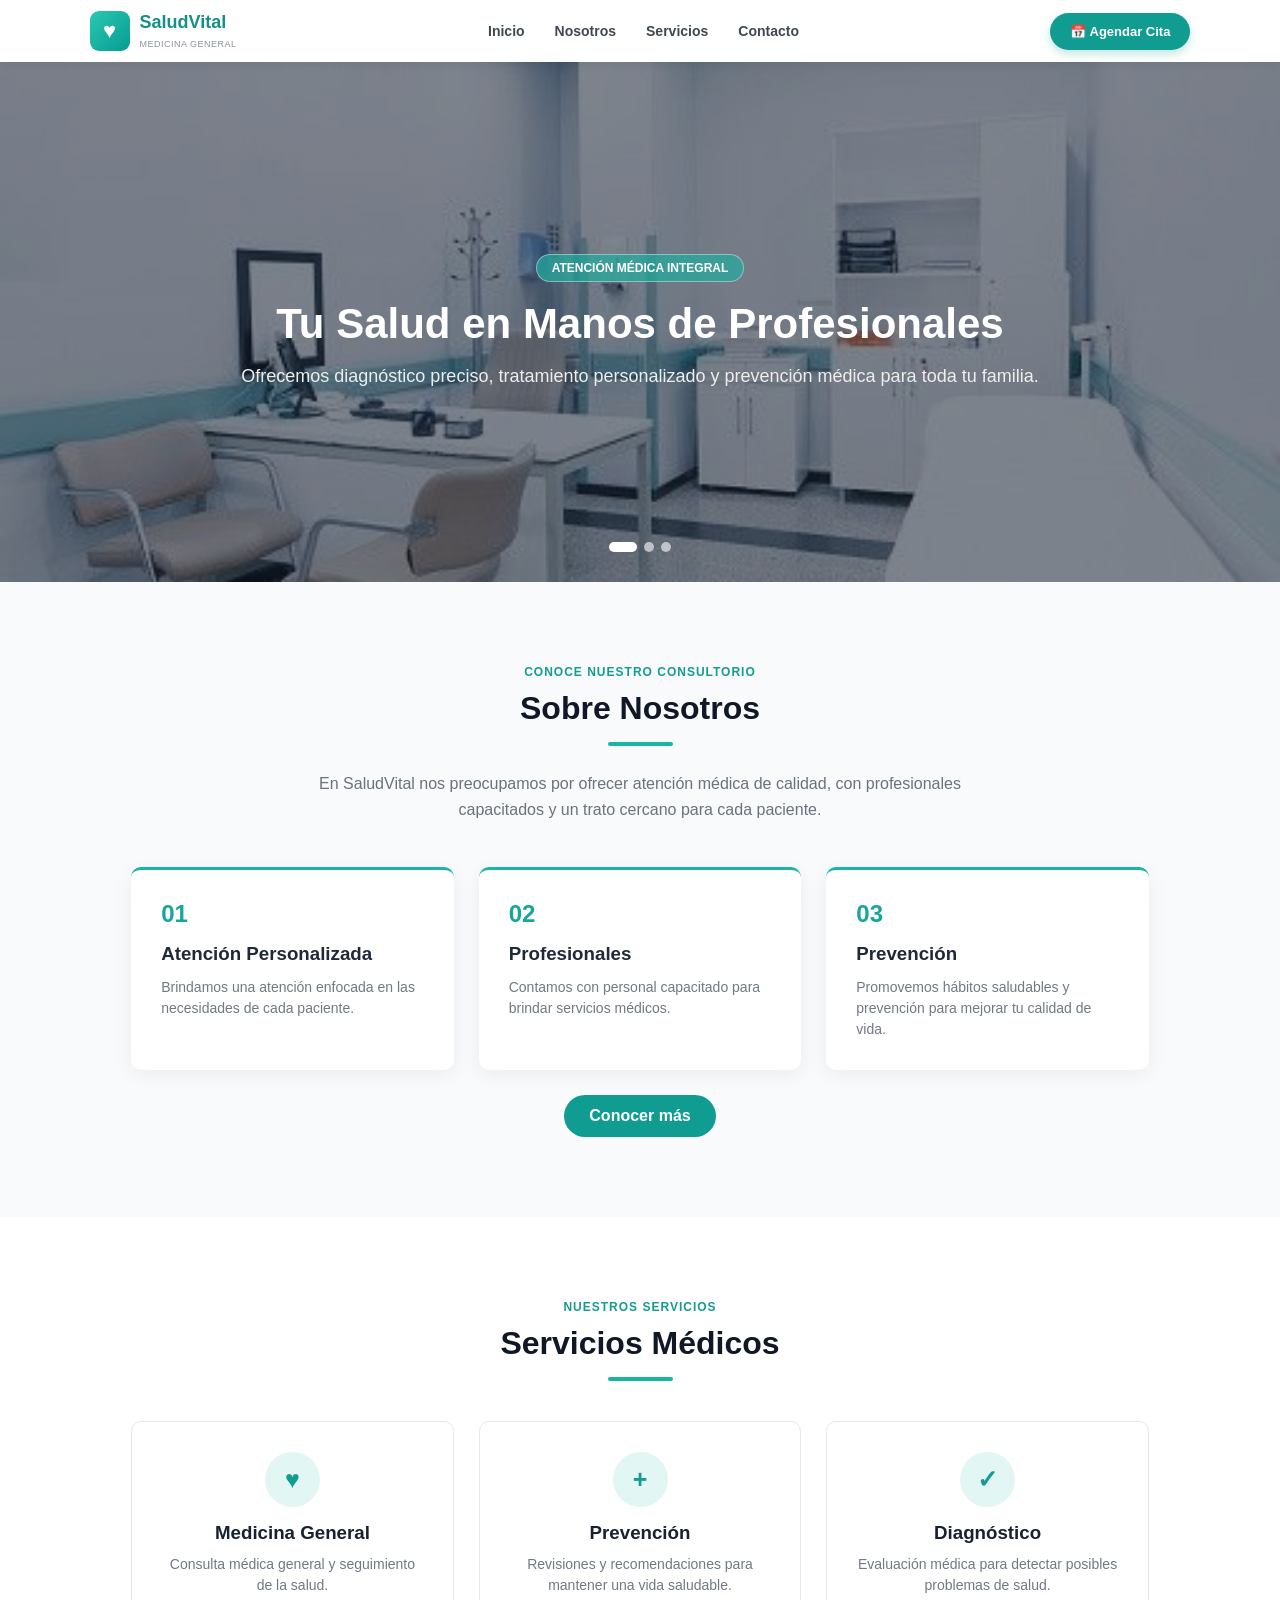
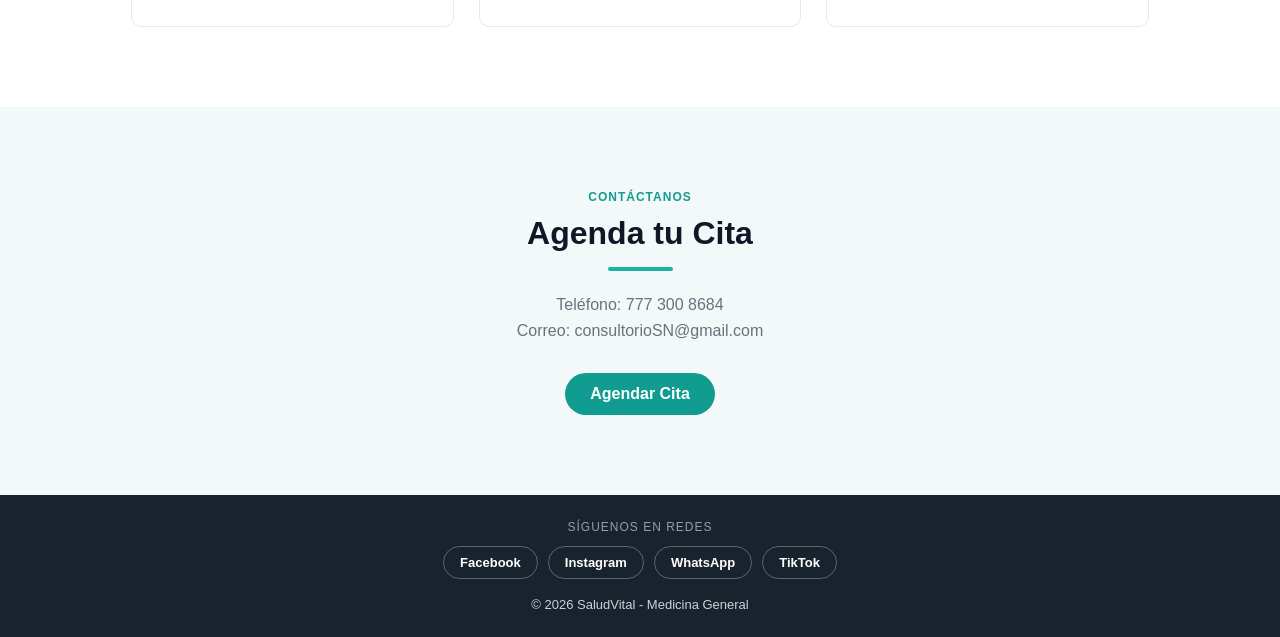
<file: SaludVital/index.html>
<!DOCTYPE html>
<html lang="es">

<head>

    <meta charset="UTF-8">

    <meta name="viewport" content="width=device-width, initial-scale=1.0">

    <title>SaludVital</title>

    <!-- Conexion con CSS -->
    <link rel="stylesheet" href="CSS/styles.css">
    <link rel="stylesheet" href="CSS/mejoras.css">

</head>


<body>


    <!-- =========================
         ENCABEZADO
    ========================== -->

    <header class="header">


        <!-- LOGO -->

        <div class="logo">

            <div class="logo-icon">
                ♥
            </div>

            <div class="logo-text">

                <h2>SaludVital</h2>

                <span>MEDICINA GENERAL</span>

            </div>

        </div>


        <!-- BOTÓN MENÚ (solo celulares) -->

        <button class="menu-toggle" aria-label="Abrir menú" aria-expanded="false">☰</button>


        <!-- MENÚ -->

        <nav class="menu">

            <a href="#inicio">
                Inicio
            </a>

            <a href="nosotros.html">
                Nosotros
            </a>

            <a href="#servicios">
                Servicios
            </a>

            <a href="#contacto">
                Contacto
            </a>

            <a href="#contacto" class="solo-movil">
                📅 Agendar Cita
            </a>

        </nav>


        <!-- BOTÓN -->

        <a href="#contacto" class="boton-cita">

            📅 Agendar Cita

        </a>


    </header>



    <!-- =========================
         CONTENIDO
    ========================== -->

    <main>


        <!-- =========================
             INICIO
        ========================== -->

        <section id="inicio" class="inicio">


            <div class="carrusel">


                <!-- IMAGEN 1 -->

                <div class="slide activo">

                    <img
                        src="img/Imagen1.jpeg"
                        alt="Consultorio médico"
                    >

                    <div class="fondo-oscuro"></div>

                    <div class="texto-inicio">

                        <span class="etiqueta">

                            ATENCIÓN MÉDICA INTEGRAL

                        </span>

                        <h1>

                            Tu Salud en Manos de Profesionales

                        </h1>

                        <p>

                            Ofrecemos diagnóstico preciso,
                            tratamiento personalizado y prevención
                            médica para toda tu familia.

                        </p>

                    </div>

                </div>


                <!-- IMAGEN 2 -->

                <div class="slide">

                    <img
                        src="img/Imagen2.jpeg"
                        alt="Atención médica"
                    >

                    <div class="fondo-oscuro"></div>

                    <div class="texto-inicio">

                        <span class="etiqueta">

                            CUIDAMOS DE TI

                        </span>

                        <h1>

                            Atención Médica de Calidad

                        </h1>

                        <p>

                            Nuestro objetivo es brindarte
                            una atención cercana, profesional
                            y de confianza.

                        </p>

                    </div>

                </div>


                <!-- IMAGEN 3 -->

                <div class="slide">

                    <img
                        src="img/Imagen3.jpeg"
                        alt="Equipo médico"
                    >

                    <div class="fondo-oscuro"></div>

                    <div class="texto-inicio">

                        <span class="etiqueta">

                            PREVENCIÓN Y SALUD

                        </span>

                        <h1>

                            Tu Bienestar es Nuestra Prioridad

                        </h1>

                        <p>

                            Trabajamos para ayudarte
                            a mantener una vida saludable.

                        </p>

                    </div>

                </div>


                <!-- INDICADORES -->

                <div class="indicadores">

                    <span class="indicador activo"></span>

                    <span class="indicador"></span>

                    <span class="indicador"></span>

                </div>


            </div>


        </section>



        <!-- =========================
             NOSOTROS
        ========================== -->

        <section id="nosotros" class="nosotros">


            <span class="subtitulo">

                CONOCE NUESTRO CONSULTORIO

            </span>


            <h2>

                Sobre Nosotros

            </h2>


            <div class="linea"></div>


            <p class="descripcion">

                En SaludVital nos preocupamos por ofrecer
                atención médica de calidad, con profesionales
                capacitados y un trato cercano para cada paciente.

            </p>



            <!-- TARJETAS -->

            <div class="tarjetas">


                <!-- TARJETA 1 -->

                <div class="tarjeta">

                    <div class="numero">

                        01

                    </div>

                    <h3>

                        Atención Personalizada

                    </h3>

                    <p>

                        Brindamos una atención enfocada
                        en las necesidades de cada paciente.

                    </p>

                </div>


                <!-- TARJETA 2 -->

                <div class="tarjeta">

                    <div class="numero">

                        02

                    </div>

                    <h3>

                        Profesionales

                    </h3>

                    <p>

                        Contamos con personal capacitado
                        para brindar servicios médicos.

                    </p>

                </div>


                <!-- TARJETA 3 -->

                <div class="tarjeta">

                    <div class="numero">

                        03

                    </div>

                    <h3>

                        Prevención

                    </h3>

                    <p>

                        Promovemos hábitos saludables y
                        prevención para mejorar tu calidad de vida.

                    </p>

                </div>


            </div>


            <!-- ENLACE A LA PÁGINA NOSOTROS -->

            <a href="nosotros.html" class="boton-contacto">

                Conocer más

            </a>


        </section>



        <!-- =========================
             SERVICIOS
        ========================== -->

        <section id="servicios" class="servicios">


            <span class="subtitulo">

                NUESTROS SERVICIOS

            </span>


            <h2>

                Servicios Médicos

            </h2>


            <div class="linea"></div>


            <div class="servicios-contenedor">


                <!-- SERVICIO 1 -->

                <div class="servicio">

                    <div class="icono">

                        ♥

                    </div>

                    <h3>

                        Medicina General

                    </h3>

                    <p>

                        Consulta médica general y seguimiento
                        de la salud.

                    </p>

                </div>


                <!-- SERVICIO 2 -->

                <div class="servicio">

                    <div class="icono">

                        +

                    </div>

                    <h3>

                        Prevención

                    </h3>

                    <p>

                        Revisiones y recomendaciones para
                        mantener una vida saludable.

                    </p>

                </div>


                <!-- SERVICIO 3 -->

                <div class="servicio">

                    <div class="icono">

                        ✓

                    </div>

                    <h3>

                        Diagnóstico

                    </h3>

                    <p>

                        Evaluación médica para detectar
                        posibles problemas de salud.

                    </p>

                </div>


            </div>


        </section>



        <!-- =========================
             CONTACTO
        ========================== -->

        <section id="contacto" class="contacto">


            <span class="subtitulo">

                CONTÁCTANOS

            </span>


            <h2>

                Agenda tu Cita

            </h2>


            <div class="linea"></div>


            <p>

                Teléfono: 777 300 8684

            </p>


            <p>

                Correo: consultorioSN@gmail.com

            </p>


            <a href="#" class="boton-contacto">

                Agendar Cita

            </a>


        </section>


    </main>



    <!-- =========================
         PIE DE PÁGINA
    ========================== -->

    <footer>


        <p class="redes-titulo">SÍGUENOS EN REDES</p>


        <div class="redes">

            <a href="#" target="_blank" rel="noopener">Facebook</a>

            <a href="#" target="_blank" rel="noopener">Instagram</a>

            <a href="https://wa.me/527773008684" target="_blank" rel="noopener">WhatsApp</a>

            <a href="#" target="_blank" rel="noopener">TikTok</a>

        </div>


        <p>

            © 2026 SaludVital - Medicina General

        </p>


    </footer>



    <!-- =========================
         JAVASCRIPT
    ========================== -->

    <script>


        // Obtenemos todas las imágenes

        let slides = document.querySelectorAll(".slide");


        // Obtenemos los puntos

        let indicadores = document.querySelectorAll(".indicador");


        // Comenzamos en la primera imagen

        let posicion = 0;


        // Función para cambiar la imagen

        function cambiarSlide() {


            // Quitamos la clase activo

            slides[posicion].classList.remove("activo");

            indicadores[posicion].classList.remove("activo");


            // Pasamos a la siguiente imagen

            posicion++;


            // Si llegamos a la última,
            // regresamos a la primera

            if (posicion >= slides.length) {

                posicion = 0;

            }


            // Activamos la nueva imagen

            slides[posicion].classList.add("activo");

            indicadores[posicion].classList.add("activo");

        }


        // Cambiar cada 4 segundos

        setInterval(cambiarSlide, 4000);


    </script>


    <!-- Menú para celulares -->
    <script src="JS/menu.js"></script>


</body>

</html>
</file>
<file: SaludVital/CSS/styles.css>
/* =========================
   CONFIGURACIÓN GENERAL
========================= */
* { margin: 0; padding: 0; box-sizing: border-box; }
html { scroll-behavior: smooth; }
body { font-family: Arial, sans-serif; color: #18212f; background: white; }

/* ENCABEZADO */
.header {
    height: 62px; display: flex; align-items: center; justify-content: space-between;
    padding: 0 7%; background: white; position: relative; z-index: 10;
    box-shadow: 0 2px 10px rgba(0,0,0,0.08);
}

/* LOGO */
.logo { display: flex; align-items: center; gap: 10px; }
.logo-icon {
    width: 40px; height: 40px;
    background: linear-gradient(135deg, #27c9b2, #099b92);
    color: white; border-radius: 9px; display: flex;
    align-items: center; justify-content: center; font-size: 22px;
}
.logo-text h2 { font-size: 18px; color: #148f89; }
.logo-text span { font-size: 9px; color: #8a929b; letter-spacing: 0.5px; }

/* MENÚ */
.menu { display: flex; gap: 30px; }
.menu a { text-decoration: none; color: #3f4852; font-size: 14px; font-weight: bold; }
.menu a:hover { color: #139c91; }

/* BOTÓN AGENDAR */
.boton-cita {
    text-decoration: none; background: #109c91; color: white; padding: 11px 20px;
    border-radius: 25px; font-size: 13px; font-weight: bold;
    box-shadow: 0 4px 10px rgba(16,156,145,0.25);
}
.boton-cita:hover { background: #087f76; }

/* INICIO */
.inicio { width: 100%; }
.carrusel { width: 100%; height: 520px; position: relative; overflow: hidden; }

/* SLIDES */
.slide { position: absolute; width: 100%; height: 100%; top: 0; left: 0; opacity: 0; transition: opacity 1s ease; }
.slide.activo { opacity: 1; }
.slide img { width: 100%; height: 100%; object-fit: cover; display: block; }

/* FONDO OSCURO */
.fondo-oscuro { position: absolute; top: 0; left: 0; width: 100%; height: 100%; background: rgba(20, 31, 49, 0.55); }

/* TEXTO DEL INICIO */
.texto-inicio {
    position: absolute; top: 50%; left: 50%; transform: translate(-50%, -50%);
    z-index: 2; color: white; text-align: center; width: 80%; max-width: 800px;
}
.etiqueta {
    display: inline-block; padding: 6px 15px; border-radius: 20px;
    background: rgba(35, 173, 160, 0.70); border: 1px solid rgba(255,255,255,0.4);
    font-size: 12px; font-weight: bold; margin-bottom: 18px;
}
.texto-inicio h1 { font-size: 42px; margin-bottom: 15px; font-weight: bold; }
.texto-inicio p { font-size: 18px; line-height: 1.5; color: #eeeeee; }

/* INDICADORES */
.indicadores {
    position: absolute; bottom: 30px; left: 50%; transform: translateX(-50%);
    display: flex; gap: 7px; z-index: 5;
}
.indicador { width: 10px; height: 10px; background: rgba(255,255,255,0.6); border-radius: 50%; cursor: pointer; }
.indicador.activo { width: 28px; border-radius: 10px; background: white; }

/* NOSOTROS */
.nosotros { text-align: center; padding: 80px 8%; background: #f8fafc; }
.subtitulo { color: #149c91; font-size: 12px; font-weight: bold; letter-spacing: 1px; }
.nosotros h2, .servicios h2, .contacto h2 { font-size: 32px; margin-top: 10px; color: #101827; }
.linea { width: 65px; height: 4px; background: #18b5a5; margin: 15px auto 25px; border-radius: 5px; }
.descripcion { max-width: 650px; margin: auto; color: #69727d; line-height: 1.6; }

/* TARJETAS */
.tarjetas { display: flex; justify-content: center; gap: 25px; margin-top: 45px; }
.tarjeta {
    width: 30%; background: white; padding: 30px; text-align: left; border-radius: 10px;
    box-shadow: 0 5px 20px rgba(0,0,0,0.06); border-top: 3px solid #19b5a6;
}
.numero { color: #16a79a; font-size: 24px; font-weight: bold; margin-bottom: 15px; }
.tarjeta h3 { margin-bottom: 12px; color: #202938; }
.tarjeta p { color: #707985; line-height: 1.5; font-size: 14px; }

/* SERVICIOS */
.servicios { padding: 80px 8%; text-align: center; background: white; }
.servicios-contenedor { display: flex; justify-content: center; gap: 25px; margin-top: 40px; }
.servicio { width: 30%; padding: 30px; border: 1px solid #e5e9ed; border-radius: 10px; transition: 0.3s; }
.servicio:hover { transform: translateY(-5px); box-shadow: 0 8px 25px rgba(0,0,0,0.08); }
.icono {
    width: 55px; height: 55px; margin: auto; margin-bottom: 15px; border-radius: 50%;
    background: #e2f7f4; color: #139c91; display: flex; align-items: center;
    justify-content: center; font-size: 25px; font-weight: bold;
}
.servicio h3 { margin-bottom: 10px; }
.servicio p { color: #707985; line-height: 1.5; font-size: 14px; }

/* CONTACTO */
.contacto { padding: 80px 8%; text-align: center; background: #f3f8f8; }
.contacto p { color: #69727d; margin: 8px; }
.boton-contacto {
    display: inline-block; margin-top: 25px; padding: 12px 25px; border-radius: 25px;
    background: #109c91; color: white; text-decoration: none; font-weight: bold;
}
.boton-contacto:hover { background: #087f76; }

/* FOOTER */
footer { background: #18232d; color: #cbd2d8; text-align: center; padding: 25px; font-size: 13px; }

/* RESPONSIVE */
@media (max-width: 800px) {
    .header { height: auto; padding: 15px; flex-direction: column; gap: 15px; }
    .menu { gap: 15px; flex-wrap: wrap; justify-content: center; }
    .carrusel { height: 450px; }
    .texto-inicio h1 { font-size: 30px; }
    .texto-inicio p { font-size: 15px; }
    .tarjetas, .servicios-contenedor { flex-direction: column; align-items: center; }
    .tarjeta, .servicio { width: 90%; }
}
</file>
<file: SaludVital/CSS/mejoras.css>
/* Se carga DESPUÉS de styles.css: no modifica tu código original, solo lo mejora */

html { scroll-padding-top: 70px; }
img { max-width: 100%; }

.header { position: sticky; top: 0; }

.menu-toggle {
    display: none;
    background: none;
    border: 0;
    font-size: 30px;
    line-height: 1;
    color: #139c91;
    cursor: pointer;
}

.menu a.actual { color: #139c91; border-bottom: 2px solid #139c91; }
.solo-movil { display: none; }

/* ===== REDES SOCIALES (pie de página) ===== */
footer .redes {
    display: flex;
    justify-content: center;
    flex-wrap: wrap;
    gap: 10px;
    margin-bottom: 18px;
}

footer .redes a {
    color: white;
    text-decoration: none;
    font-size: 13px;
    font-weight: bold;
    padding: 8px 16px;
    border-radius: 20px;
    border: 1px solid rgba(255,255,255,0.3);
    transition: 0.3s;
}

footer .redes a:hover { background: #109c91; border-color: #109c91; }

footer .redes-titulo {
    font-size: 12px;
    letter-spacing: 1px;
    margin-bottom: 12px;
    color: #8fa0ad;
}

/* ===== TABLET / CELULAR ===== */
@media (max-width: 800px) {

    .header {
        flex-direction: row;
        flex-wrap: wrap;
        justify-content: space-between;
        padding: 10px 15px;
        gap: 0;
    }

    .menu-toggle { display: block; }
    .header > .boton-cita { display: none; }

    .menu {
        display: none;
        width: 100%;
        flex-direction: column;
        gap: 0;
        order: 3;
        margin-top: 10px;
    }

    .menu.abierto { display: flex; }

    .menu a {
        padding: 13px 0;
        text-align: center;
        border-top: 1px solid #eef1f3;
    }

    .solo-movil {
        display: block;
        color: #109c91 !important;
    }

    .nosotros, .servicios, .contacto { padding: 55px 6%; }
    .nosotros h2, .servicios h2, .contacto h2 { font-size: 26px; }
    .contacto p { word-break: break-word; }
}

@media (max-width: 480px) {
    .carrusel { height: 400px; }
    .texto-inicio { width: 88%; }
    .texto-inicio h1 { font-size: 25px; }
    .texto-inicio p { font-size: 14px; }
    .etiqueta { font-size: 10px; padding: 5px 12px; }
    .tarjeta, .servicio { width: 100%; padding: 22px; }
    .boton-contacto { display: block; width: 100%; max-width: 280px; margin-left: auto; margin-right: auto; }
}
</file>
